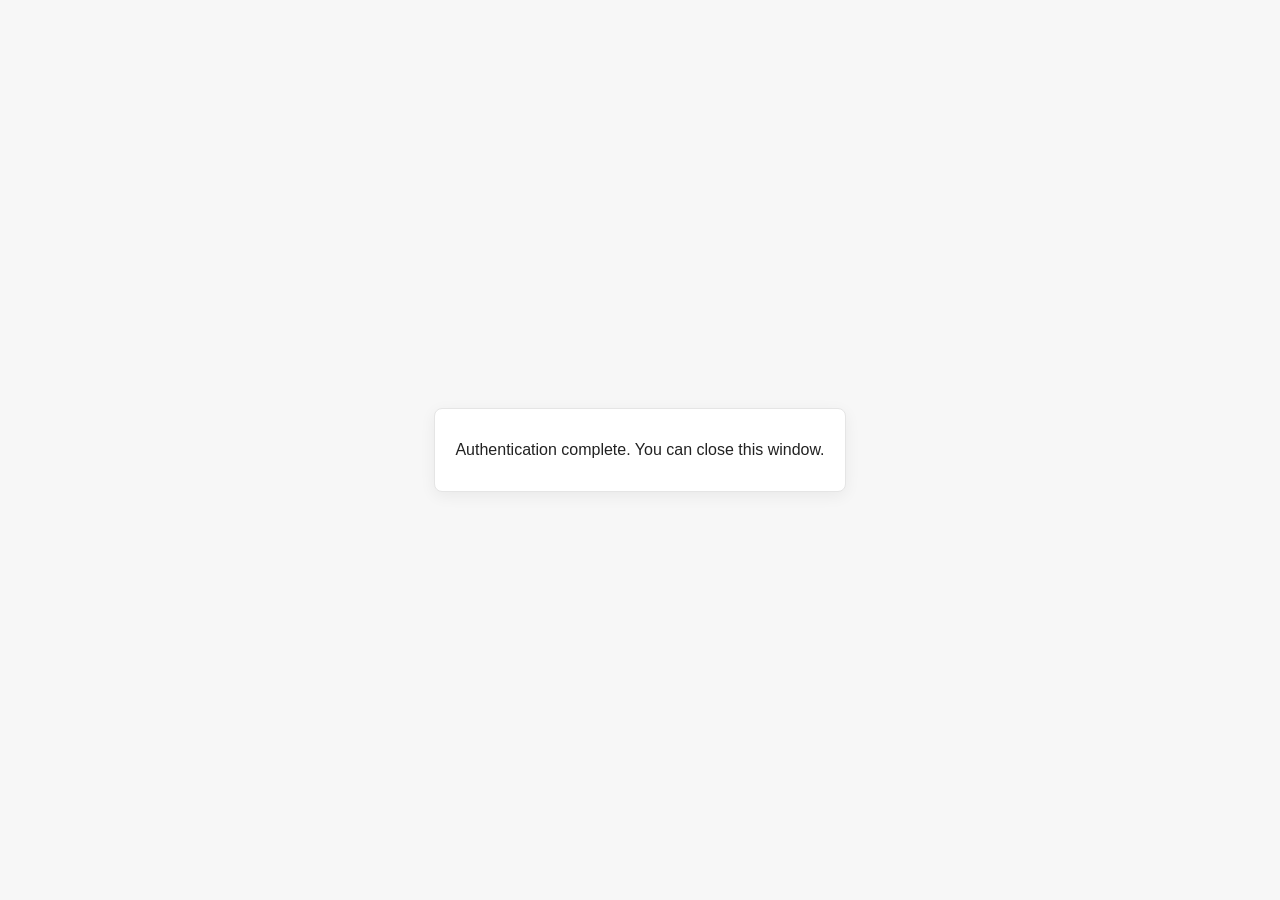
<file: auth-callback.html>
<!doctype html>
<html lang="en">

<head>
  <meta charset="UTF-8" />
  <meta name="viewport" content="width=device-width, initial-scale=1.0" />
  <title>Sign-in Complete</title>
  <style>
    body {
      margin: 0;
      font-family: Arial, sans-serif;
      display: grid;
      place-items: center;
      min-height: 100vh;
      color: #222;
      background: #f7f7f7;
    }

    .box {
      background: #fff;
      border: 1px solid #e5e5e5;
      border-radius: 8px;
      padding: 1rem 1.25rem;
      max-width: 420px;
      text-align: center;
      box-shadow: 0 4px 16px rgba(0, 0, 0, 0.06);
    }
  </style>
</head>

<body>
  <div class="box">
    <p>Authentication complete. You can close this window.</p>
  </div>
</body>

</html>
</file>
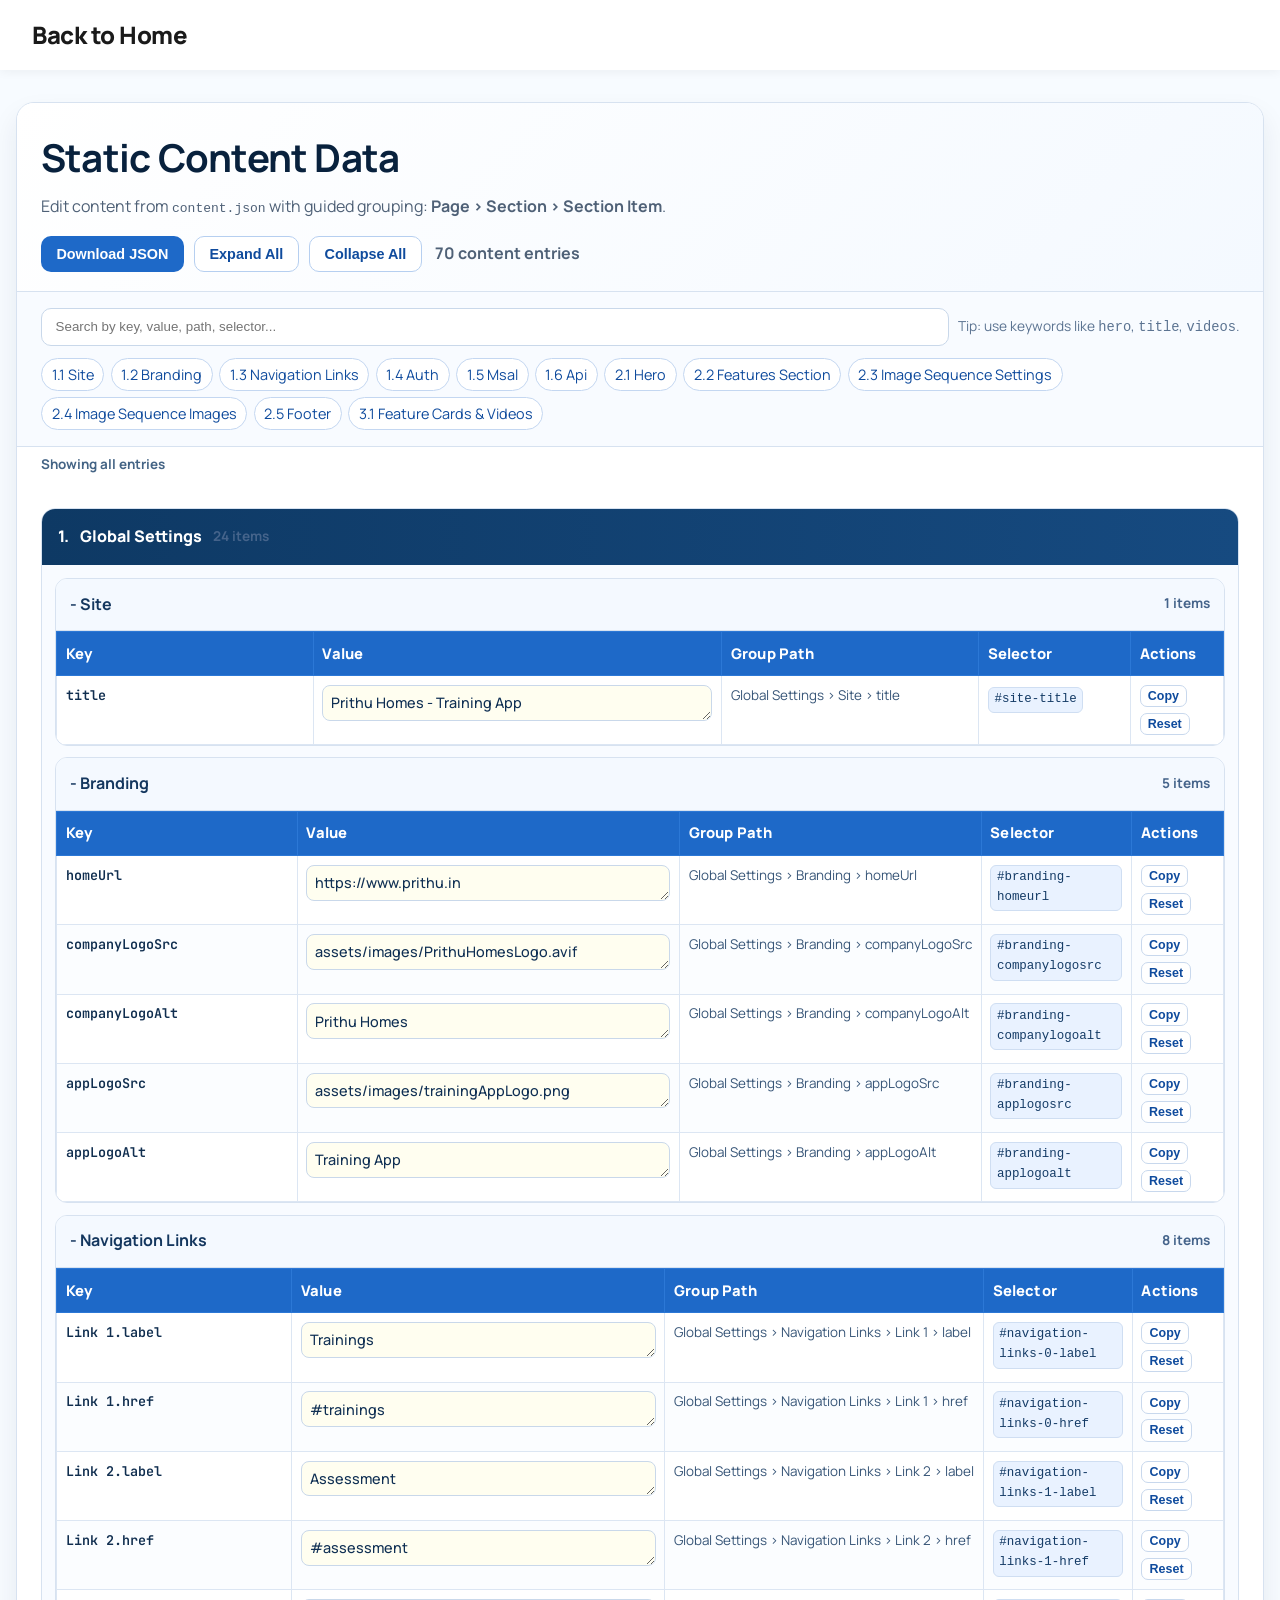
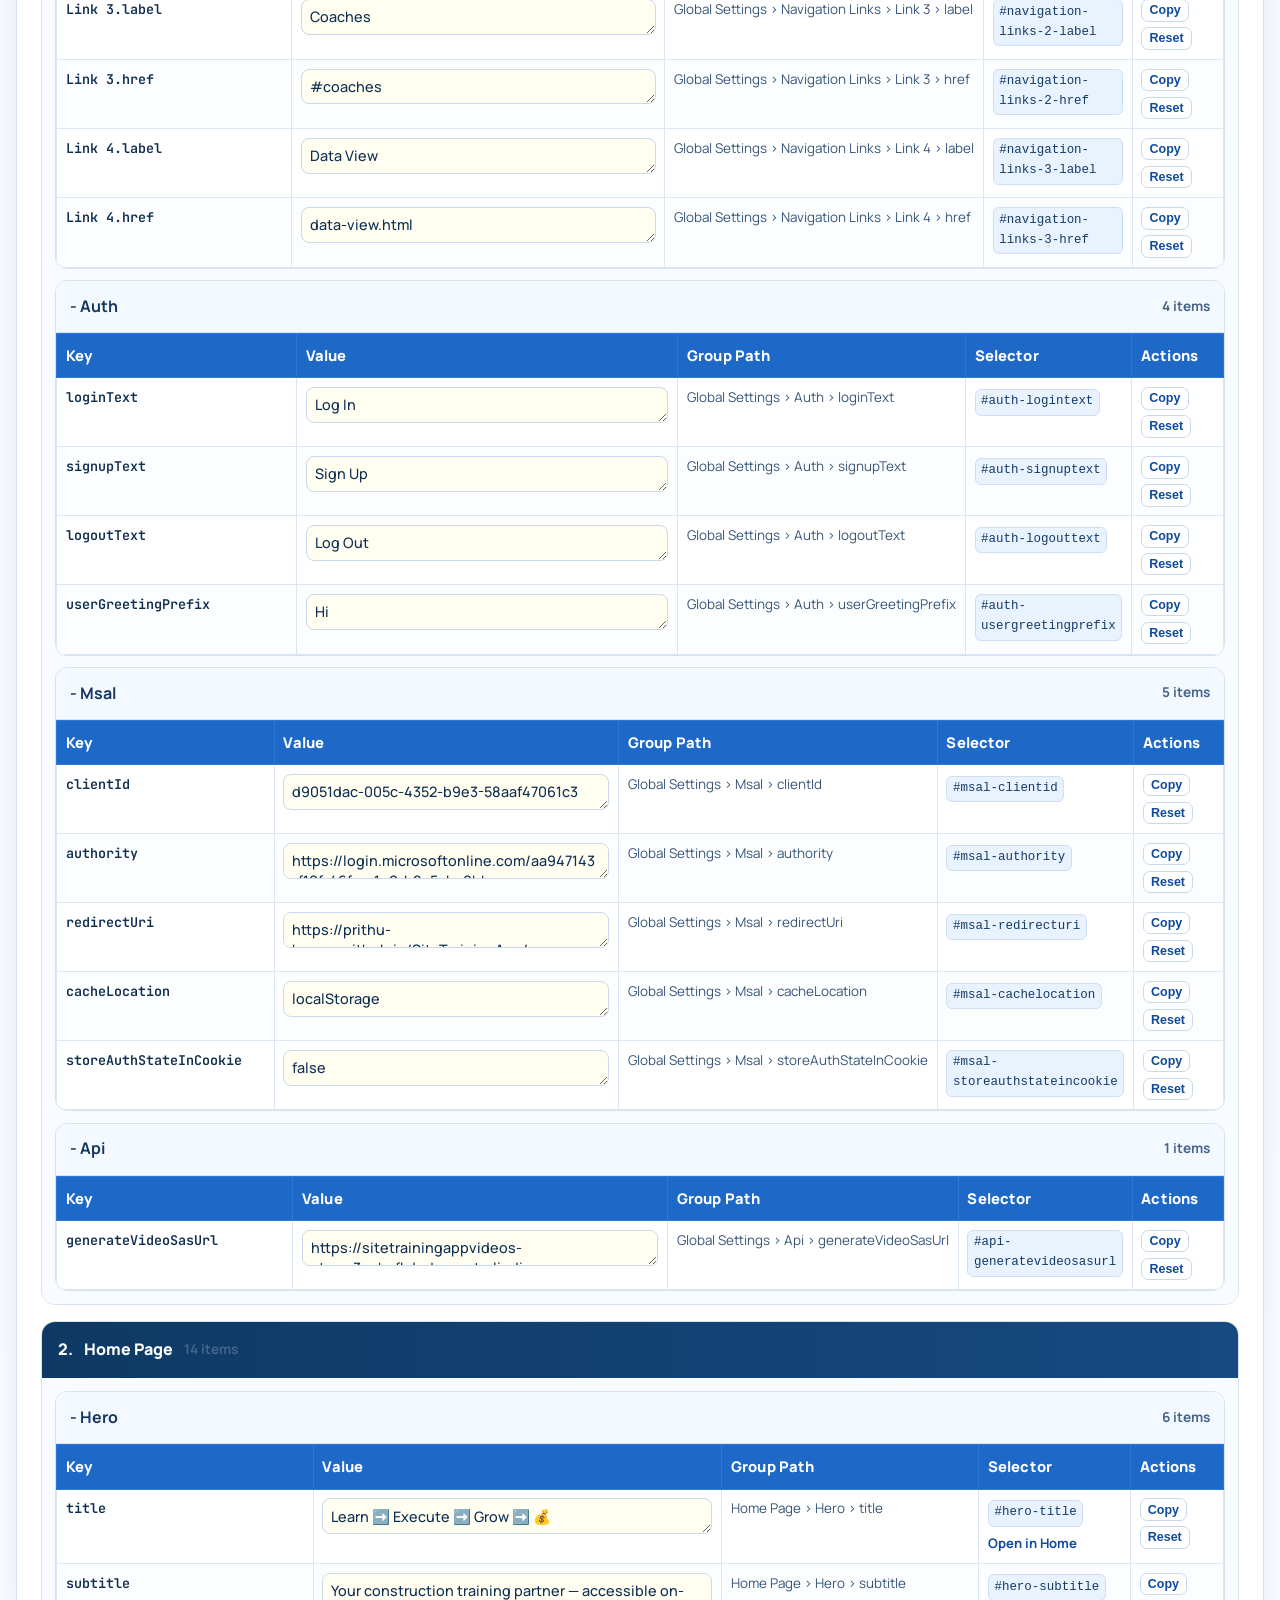
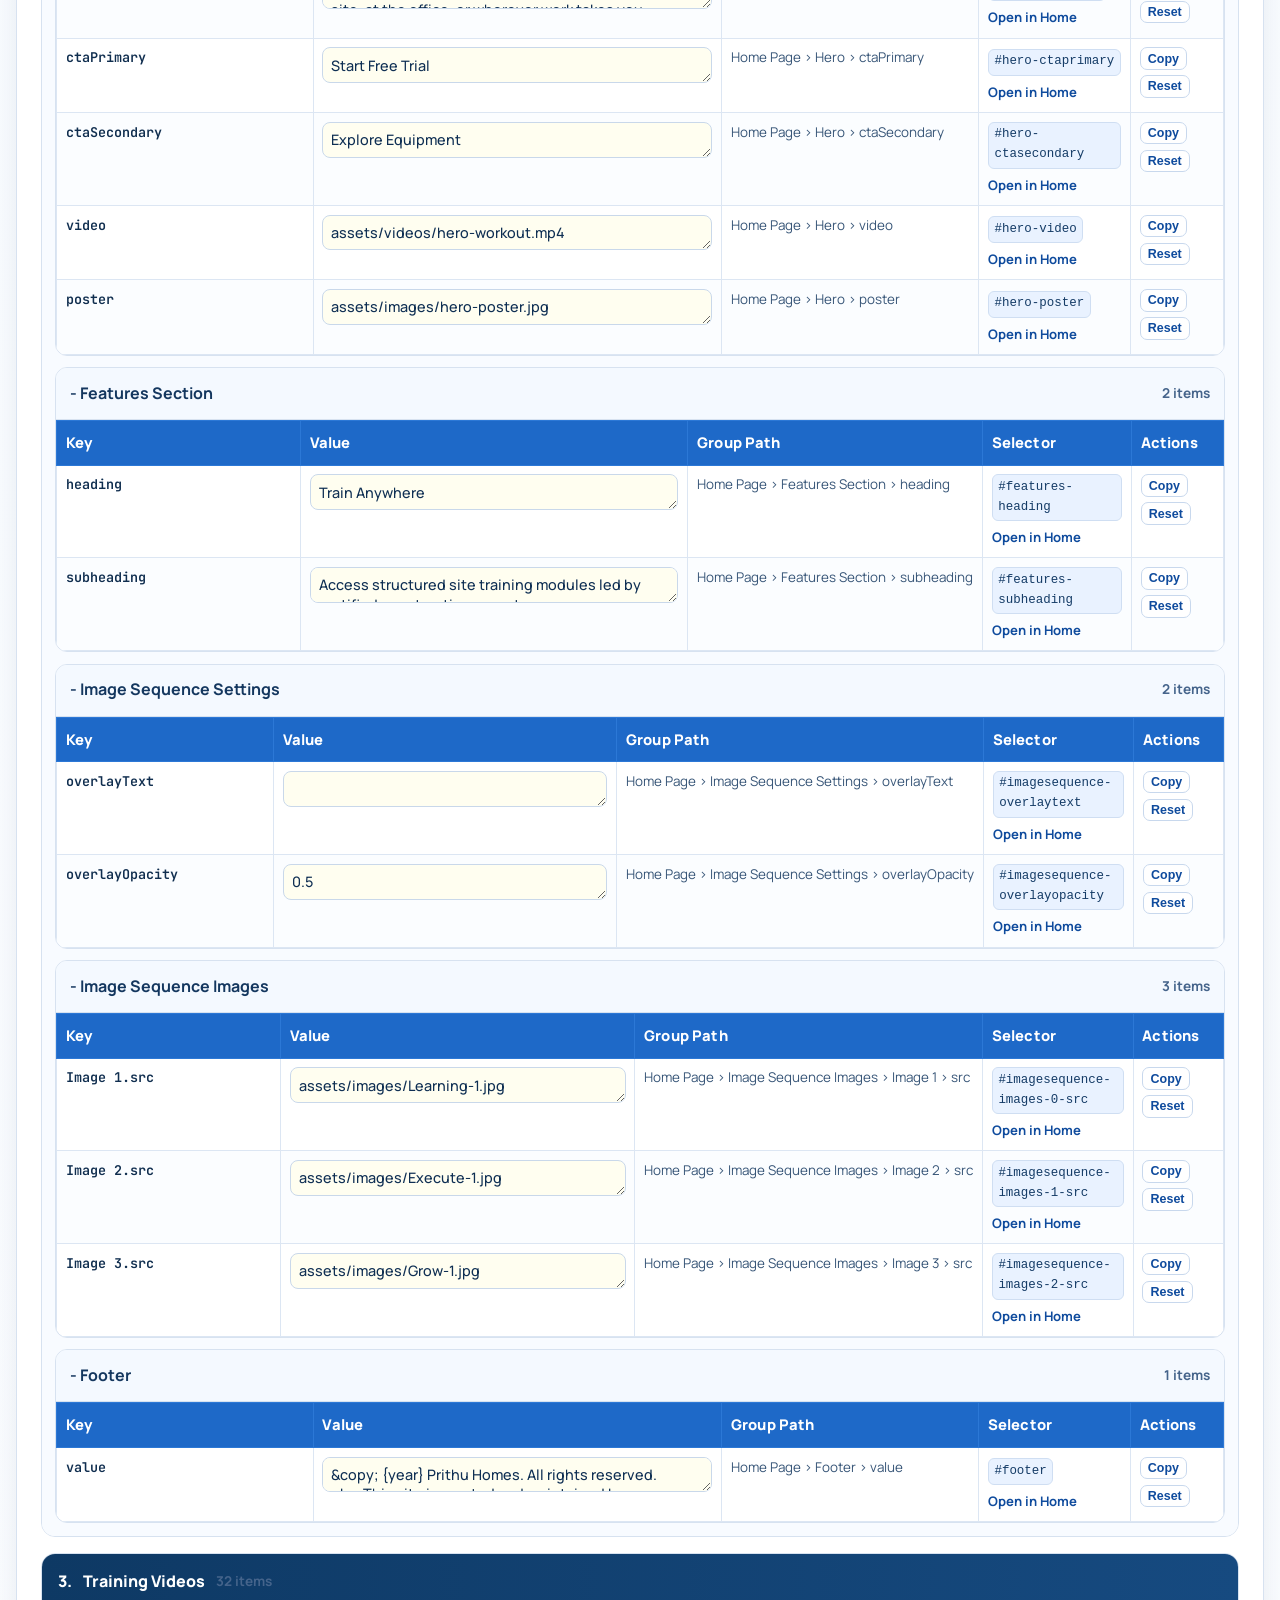
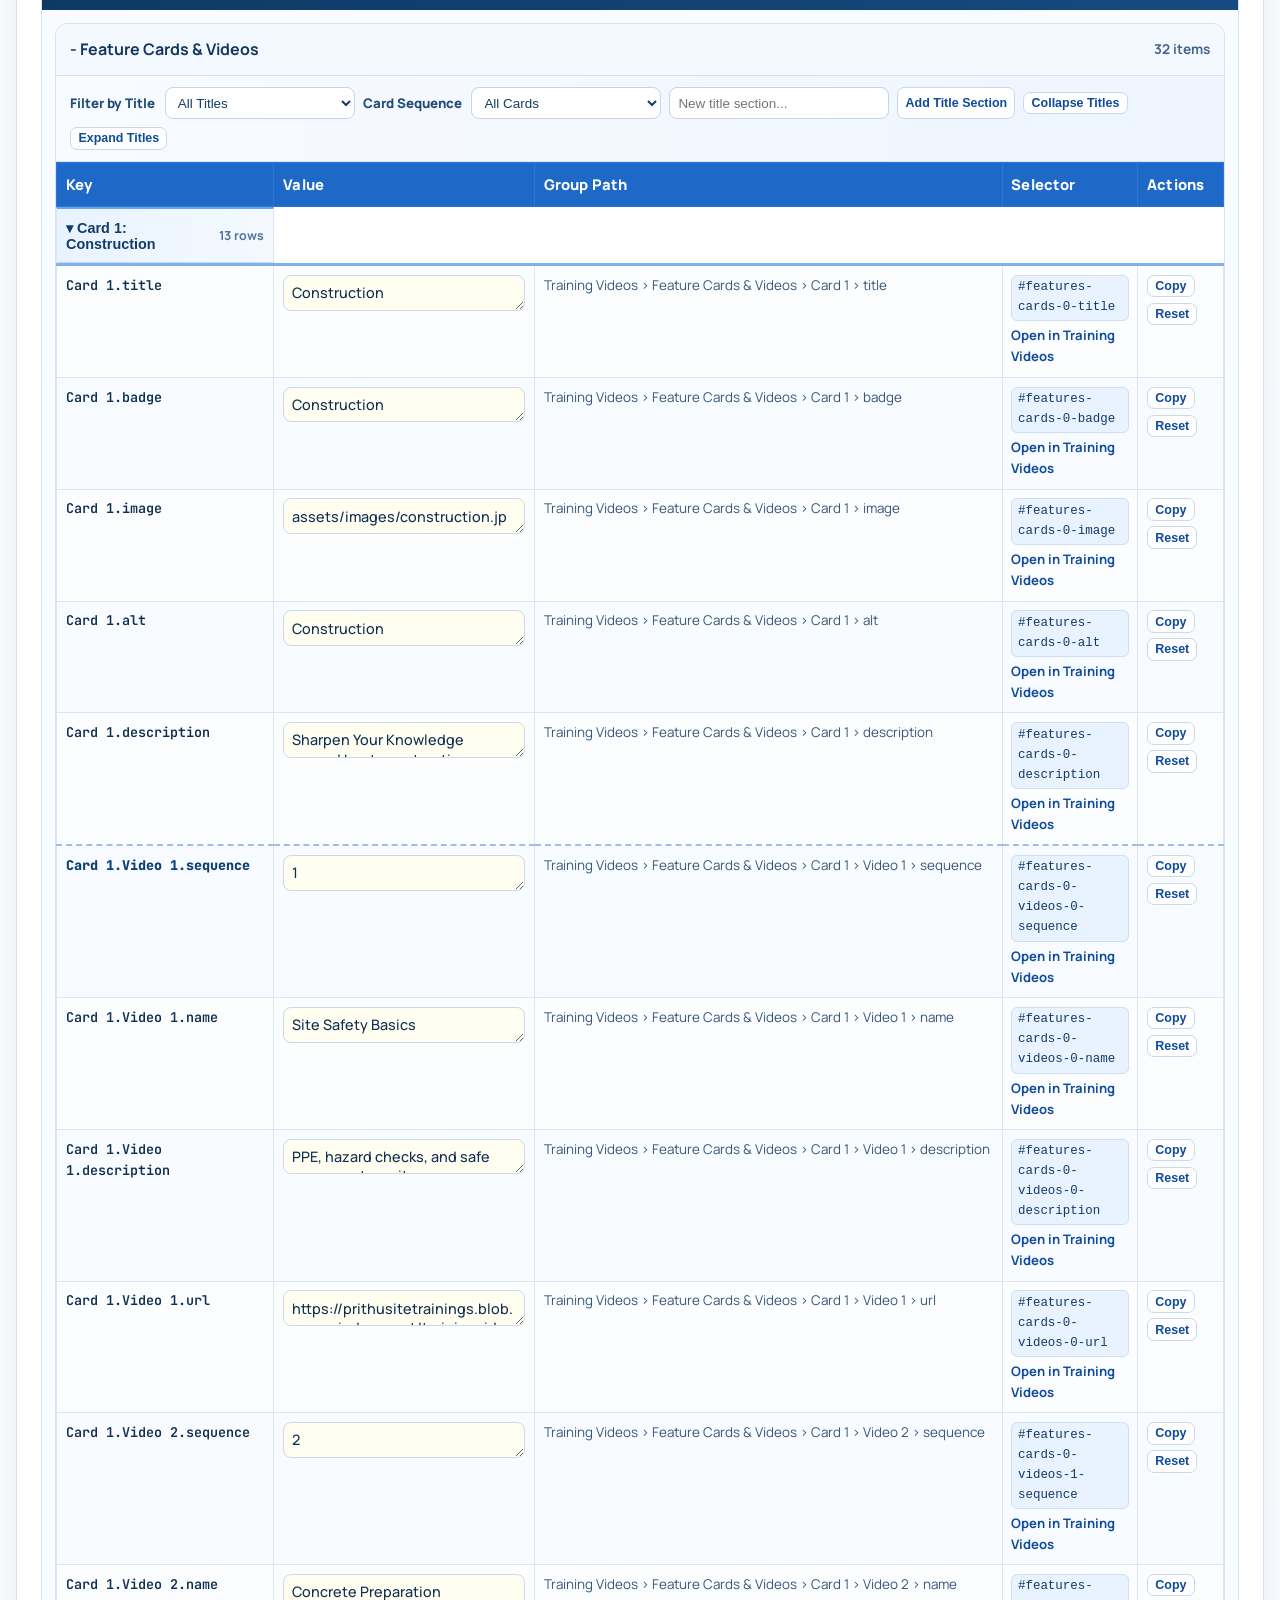
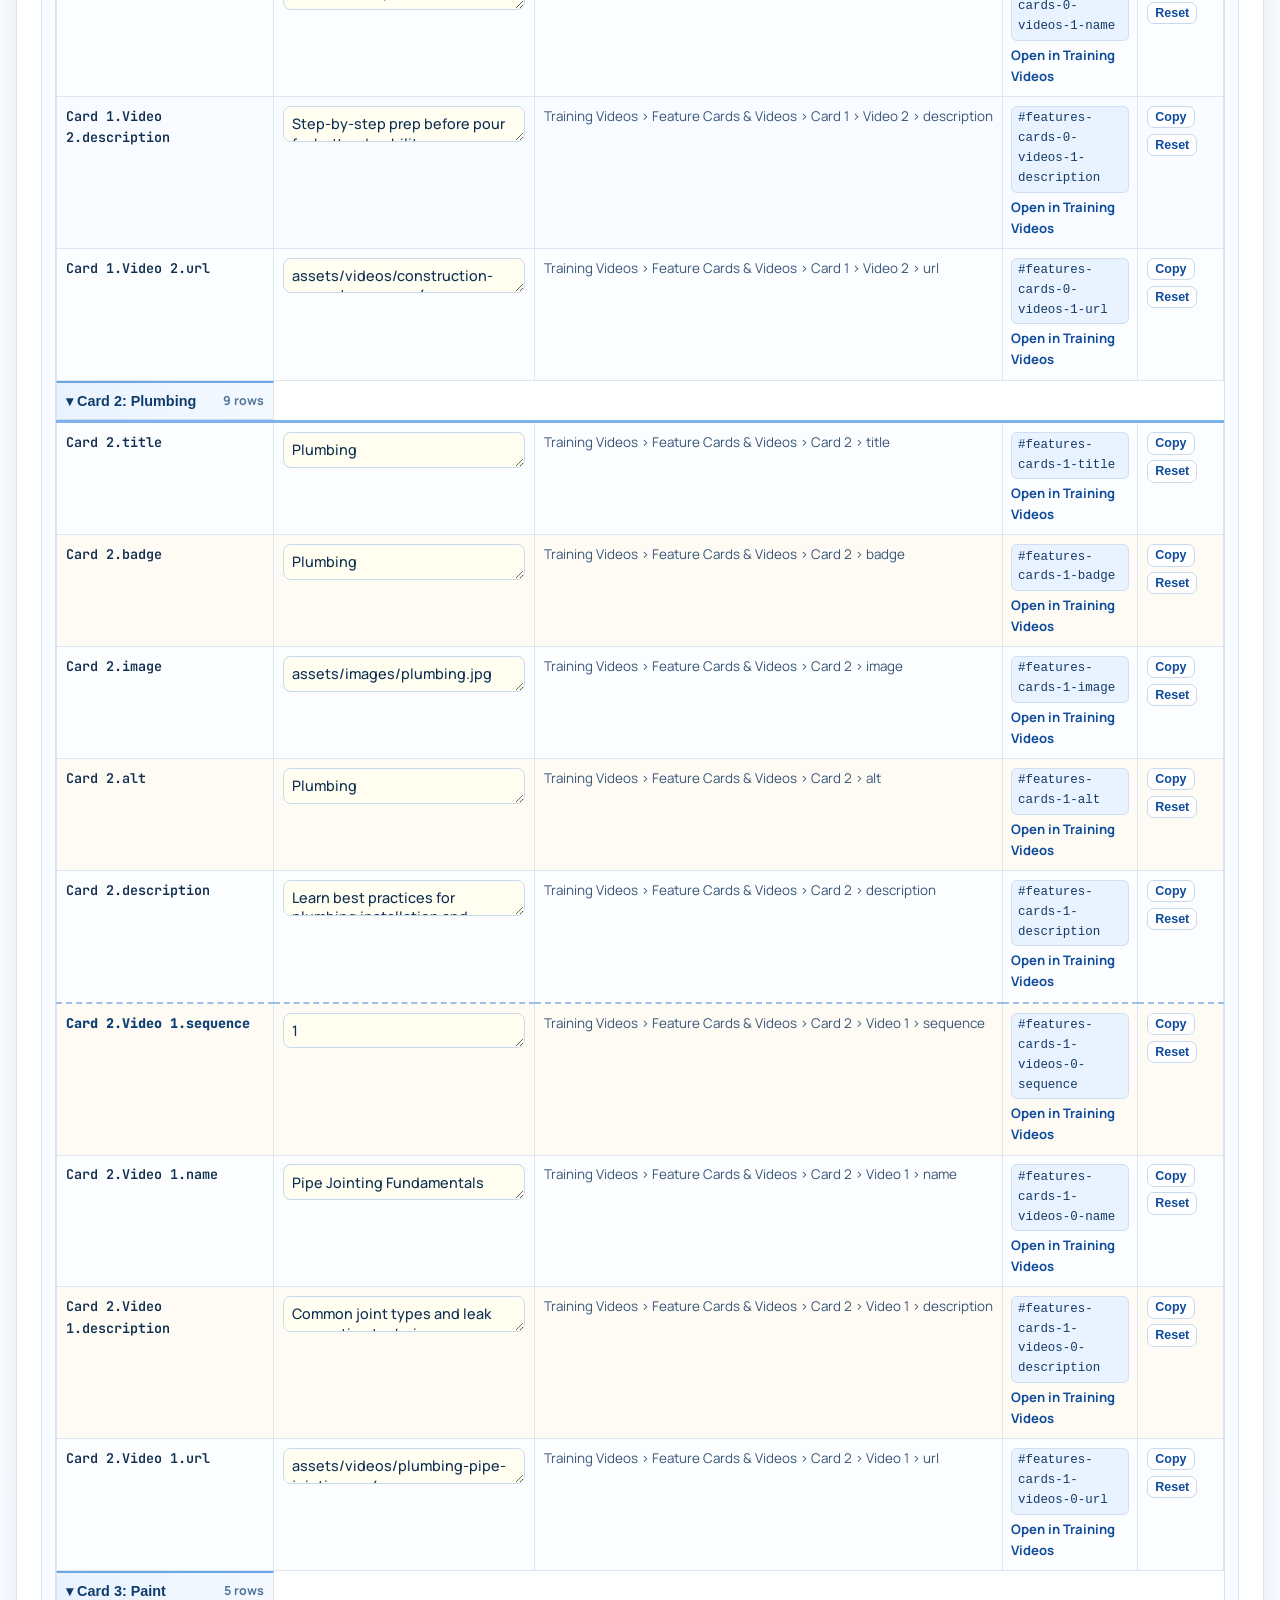
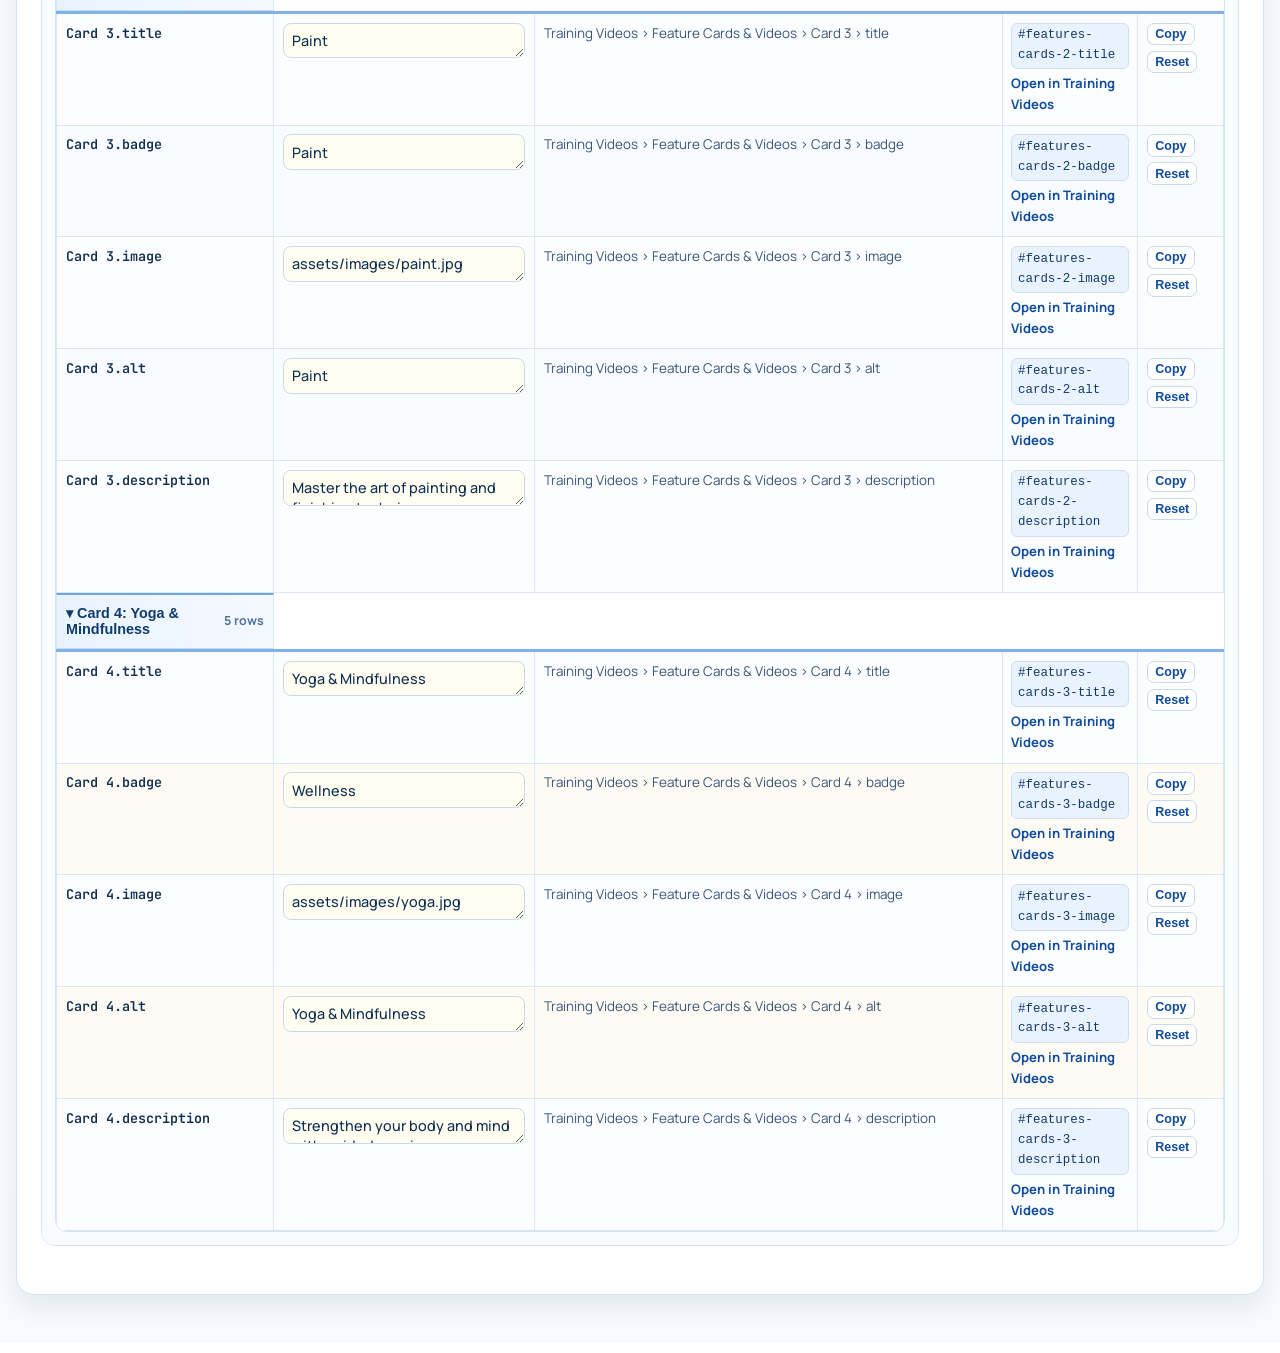
<file: data-view.html>
<!doctype html>
<html lang="en">

<head>
  <meta charset="UTF-8" />
  <meta name="viewport" content="width=device-width, initial-scale=1.0" />
  <title>Content Data View</title>
  <link rel="stylesheet" href="style.css" />
  <link rel="preconnect" href="https://fonts.googleapis.com" />
  <link rel="preconnect" href="https://fonts.gstatic.com" crossorigin />
  <link
    href="https://fonts.googleapis.com/css2?family=Manrope:wght@400;500;700;800&family=JetBrains+Mono:wght@400;600&display=swap"
    rel="stylesheet" />
  <style>
    :root {
      --dv-ink: #0d2a4b;
      --dv-muted: #4f6177;
      --dv-sky: #eef4fc;
      --dv-border: #d7e2f0;
      --dv-accent: #1e69c8;
      --dv-accent-strong: #0f4b9d;
      --dv-card: #ffffff;
      --dv-soft: #f8fbff;
      --dv-ok: #047857;
      --dv-warn: #b45309;
      --dv-shadow: 0 14px 28px rgba(11, 38, 69, 0.08);
    }

    * {
      box-sizing: border-box;
    }

    body {
      background:
        radial-gradient(circle at 15% 0%, #f7fbff 0, #f7fbff 24%, transparent 62%),
        linear-gradient(180deg, #ffffff 0%, #f7faff 100%);
      color: var(--dv-ink);
      font-family: "Manrope", sans-serif;
    }

    .container {
      max-width: 1320px;
      margin: 0 auto;
      padding: 0 1rem 3rem;
    }

    .data-shell {
      background: var(--dv-card);
      border: 1px solid var(--dv-border);
      border-radius: 18px;
      box-shadow: var(--dv-shadow);
      overflow: hidden;
    }

    .data-head {
      padding: 1.5rem 1.5rem 1.2rem;
      border-bottom: 1px solid var(--dv-border);
      background: linear-gradient(135deg, #ffffff 0%, #f4f9ff 100%);
    }

    .data-title {
      margin: 0;
      font-size: clamp(1.65rem, 3vw, 2.5rem);
      letter-spacing: -0.02em;
      color: #08213d;
    }

    .data-subtitle {
      margin-top: 0.35rem;
      color: var(--dv-muted);
    }

    .top-actions {
      display: flex;
      flex-wrap: wrap;
      align-items: center;
      gap: 0.65rem;
      margin-top: 1rem;
    }

    .btn {
      border-radius: 10px;
      font-weight: 700;
      border: 1px solid transparent;
      padding: 0.55rem 0.9rem;
      font-size: 0.9rem;
    }

    .btn-primary {
      background: var(--dv-accent);
    }

    .btn-primary:hover {
      background: var(--dv-accent-strong);
    }

    .btn-ghost {
      background: #fff;
      color: var(--dv-accent-strong);
      border-color: #b6cff0;
    }

    .entry-pill {
      margin-left: 0.2rem;
      color: var(--dv-muted);
      font-weight: 700;
      white-space: nowrap;
    }

    .utility-bar {
      padding: 1rem 1.5rem;
      background: var(--dv-soft);
      border-bottom: 1px solid var(--dv-border);
      display: grid;
      gap: 0.75rem;
    }

    .search-wrap {
      display: flex;
      gap: 0.6rem;
      flex-wrap: wrap;
      align-items: center;
    }

    #table-search {
      flex: 1;
      min-width: 260px;
      padding: 0.65rem 0.85rem;
      border: 1px solid #c9d8ea;
      border-radius: 10px;
      outline: none;
      background: #fff;
    }

    .jump-links {
      display: flex;
      flex-wrap: wrap;
      gap: 0.4rem;
      font-size: 0.9rem;
    }

    .jump-link {
      text-decoration: none;
      border: 1px solid #c4d7f1;
      color: var(--dv-accent-strong);
      padding: 0.25rem 0.6rem;
      border-radius: 999px;
      background: #fff;
      transition: all 0.16s ease;
    }

    .jump-link:hover {
      transform: translateY(-1px);
      border-color: var(--dv-accent);
      background: #f4f9ff;
    }

    .tables-wrap {
      padding: 1.2rem 1.5rem 2rem;
    }

    .page-group {
      border: 1px solid var(--dv-border);
      border-radius: 14px;
      overflow: hidden;
      background: #fff;
      margin-bottom: 1rem;
    }

    .page-group > summary,
    .section-group > summary {
      list-style: none;
      cursor: pointer;
      user-select: none;
    }

    .page-group > summary::-webkit-details-marker,
    .section-group > summary::-webkit-details-marker {
      display: none;
    }

    .page-group > summary {
      padding: 0.95rem 1rem;
      background: linear-gradient(90deg, #0e3964 0%, #164a80 100%);
      color: #fff;
      display: flex;
      gap: 0.7rem;
      align-items: center;
      font-weight: 800;
    }

    .page-sections {
      padding: 0.8rem;
      background: #f8fbff;
      display: grid;
      gap: 0.7rem;
    }

    .section-group {
      background: #fff;
      border: 1px solid var(--dv-border);
      border-radius: 12px;
      overflow: hidden;
    }

    .section-group > summary {
      padding: 0.8rem 0.9rem;
      background: #f4f9ff;
      border-bottom: 1px solid var(--dv-border);
      color: #14375f;
      display: flex;
      justify-content: space-between;
      align-items: center;
      gap: 0.65rem;
      font-weight: 700;
    }

    .summary-label {
      display: inline-flex;
      align-items: center;
      gap: 0.5rem;
    }

    .summary-meta {
      color: #45648b;
      font-size: 0.85rem;
      font-weight: 700;
      white-space: nowrap;
    }

    .table-scroll {
      overflow: auto;
    }

    .training-tools {
      display: flex;
      flex-wrap: wrap;
      align-items: center;
      gap: 0.5rem;
      padding: 0.7rem 0.9rem;
      border-bottom: 1px solid var(--dv-border);
      background: linear-gradient(90deg, #f8fbff 0%, #eef5ff 100%);
    }

    .training-tools-label {
      font-size: 0.83rem;
      font-weight: 800;
      color: #214c7a;
      margin-right: 0.1rem;
    }

    .training-tools-select,
    .training-tools-input {
      border: 1px solid #c2d5ed;
      border-radius: 8px;
      padding: 0.35rem 0.5rem;
      background: #fff;
      color: #163d65;
      font-size: 0.84rem;
      min-height: 2rem;
    }

    .training-tools-select {
      min-width: 190px;
    }

    .training-tools-input {
      min-width: 220px;
    }

    .training-tools-add {
      min-height: 2rem;
      padding: 0.25rem 0.6rem;
    }

    table {
      width: 100%;
      border-collapse: collapse;
      min-width: 860px;
      font-size: 0.92rem;
    }

    th {
      background: var(--dv-accent);
      color: #fff;
      text-align: left;
      padding: 0.62rem 0.55rem;
      border: 1px solid #2c78d6;
      font-weight: 800;
      letter-spacing: 0.01em;
    }

    td {
      border: 1px solid #dce6f3;
      padding: 0.55rem;
      vertical-align: top;
      color: #102e4f;
    }

    tbody tr:nth-child(even) td {
      background: #fbfdff;
    }

    tr.card-start-row td {
      border-top: 3px solid #7fb2ea;
    }

    tr.video-start-row td {
      border-top: 2px dashed #9fbfe6;
    }

    tr.video-start-row .key-cell {
      font-weight: 800;
      color: #0d3f73;
    }

    tr.card-swatch-even td {
      background: #f8fbff;
    }

    tr.card-swatch-odd td {
      background: #fefbf5;
    }

    tr.card-swatch-even:nth-child(even) td,
    tr.card-swatch-odd:nth-child(even) td {
      filter: saturate(0.985);
    }

    tr.card-group-header-row td {
      background: linear-gradient(90deg, #e9f3ff 0%, #f4f9ff 100%);
      border-top: 2px solid #6da6e5;
      border-bottom: 1px solid #c7dbf3;
      padding: 0.45rem 0.55rem;
    }

    .card-group-header-cell {
      display: flex;
      align-items: center;
      justify-content: space-between;
      gap: 0.65rem;
    }

    .card-group-toggle {
      border: none;
      background: transparent;
      color: #0f3c6b;
      font-weight: 700;
      font-size: 0.9rem;
      cursor: pointer;
      text-align: left;
      padding: 0.2rem 0;
    }

    .card-group-meta {
      color: #51739a;
      font-size: 0.78rem;
      font-weight: 700;
      white-space: nowrap;
    }

    .key-cell {
      font-family: "JetBrains Mono", monospace;
      font-size: 0.84rem;
      font-weight: 600;
      word-break: break-word;
    }

    .value-input {
      width: 100%;
      min-height: 2.1rem;
      resize: vertical;
      border: 1px solid #c9d8ea;
      border-radius: 8px;
      padding: 0.45rem 0.5rem;
      font: 500 0.9rem/1.35 "Manrope", sans-serif;
      color: #0f2f53;
      background: #fffef0;
      outline: none;
    }

    .value-input:focus {
      border-color: var(--dv-accent);
      box-shadow: 0 0 0 3px rgba(30, 105, 200, 0.14);
    }

    .path-cell {
      color: #385678;
      font-size: 0.84rem;
      white-space: nowrap;
    }

    .selector-cell code {
      display: inline-block;
      font-size: 0.78rem;
      color: #143b66;
      background: #e9f2ff;
      border: 1px solid #cfdef2;
      border-radius: 6px;
      padding: 0.15rem 0.35rem;
      margin-bottom: 0.25rem;
    }

    .selector-link {
      display: inline-block;
      color: var(--dv-accent-strong);
      text-decoration: none;
      font-weight: 700;
      font-size: 0.82rem;
    }

    .selector-link:hover {
      text-decoration: underline;
    }

    .action-cell {
      display: flex;
      gap: 0.35rem;
      flex-wrap: wrap;
    }

    .mini-btn {
      border: 1px solid #c8d8ed;
      background: #fff;
      color: #0f4b9d;
      border-radius: 7px;
      padding: 0.2rem 0.45rem;
      font-size: 0.78rem;
      font-weight: 700;
      cursor: pointer;
    }

    .mini-btn:hover {
      background: #f1f7ff;
      border-color: #9fc0e8;
    }

    .status-line {
      padding: 0.45rem 1.5rem 0.8rem;
      color: #446485;
      font-size: 0.84rem;
      font-weight: 700;
    }

    .data-note {
      color: #5b7391;
      font-size: 0.86rem;
    }

    .hidden-row {
      display: none !important;
    }

    @media (max-width: 768px) {
      .data-head,
      .utility-bar,
      .tables-wrap {
        padding-left: 0.85rem;
        padding-right: 0.85rem;
      }

      .top-actions {
        gap: 0.45rem;
      }

      .btn {
        font-size: 0.85rem;
      }

      #table-search {
        min-width: 100%;
      }

      .training-tools-select,
      .training-tools-input {
        min-width: 100%;
      }
    }
  </style>
</head>

<body>
  <!-- Navigation Placeholder -->
  <nav class="navbar" style="position: relative; margin-bottom: 2rem">
    <div class="nav-container">
      <a href="index.html" class="logo">Back to Home</a>
    </div>
  </nav>

  <div class="container">
    <div class="data-shell">
      <div class="data-head">
        <h1 class="data-title">Static Content Data</h1>
        <p class="data-subtitle">
          Edit content from <code>content.json</code> with guided grouping:
          <strong>Page &gt; Section &gt; Section Item</strong>.
        </p>
        <div class="top-actions">
          <button id="download-json-btn" class="btn btn-primary">Download JSON</button>
          <button id="expand-all-btn" class="btn btn-ghost">Expand All</button>
          <button id="collapse-all-btn" class="btn btn-ghost">Collapse All</button>
          <span id="entry-count" class="entry-pill">0 content entries</span>
        </div>
      </div>

      <div class="utility-bar">
        <div class="search-wrap">
          <input id="table-search" type="search" placeholder="Search by key, value, path, selector..." />
          <span class="data-note">Tip: use keywords like <code>hero</code>, <code>title</code>, <code>videos</code>.</span>
        </div>
        <div id="section-jump-links" class="jump-links"></div>
      </div>

      <div class="status-line" id="filter-status">Showing all entries</div>

      <div id="tables-container" class="tables-wrap">
        <!-- Grouped data will be injected here by table-renderer.js -->
      </div>
    </div>
  </div>

  <!-- Scripts -->
  <script src="content.js"></script>
  <script src="table-renderer.js"></script>
</body>

</html>
</file>
<file: style.css>
:root {
    --primary: #0069d9;
    --primary-hover: #0056b3;
    --dark: #1a1a1a;
    --light: #ffffff;
    --gray: #f4f4f4;
    --text-muted: #666;
    --font-main: 'Inter', sans-serif;
}

* {
    margin: 0;
    padding: 0;
    box-sizing: border-box;
}

body {
    font-family: var(--font-main);
    color: var(--dark);
    line-height: 1.6;
    background-color: var(--light);
}

/* Navigation */
.navbar {
    position: fixed;
    top: 0;
    width: 100%;
    background: rgba(255, 255, 255, 0.95);
    backdrop-filter: blur(10px);
    z-index: 1000;
    box-shadow: 0 2px 10px rgba(0,0,0,0.05);
    transition: padding 0.3s ease;
}

.nav-container {
    max-width: 1400px;
    margin: 0 auto;
    padding: 1rem 2rem;
    display: flex;
    justify-content: space-between;
    align-items: center;
    position: relative;
}

.logo {
    display: flex;
    align-items: center;
    gap: 0.5rem;
    font-size: 1.5rem;
    font-weight: 800;
    text-decoration: none;
    color: var(--dark);
    letter-spacing: -0.5px;
}

.logo img {
    height: 40px;
    width: auto;
}

.highlight { color: var(--primary); }

.nav-links {
    display: flex;
    gap: 2rem;
}

.nav-links a {
    text-decoration: none;
    color: var(--dark);
    font-weight: 500;
    font-size: 0.95rem;
    transition: color 0.2s;
}

.nav-links a:hover { color: var(--primary); }

.nav-auth {
    display: flex;
    align-items: center;
    gap: 1.5rem;
}

.btn {
    padding: 0.6rem 1.2rem;
    border-radius: 4px;
    font-weight: 600;
    cursor: pointer;
    border: none;
    transition: all 0.2s;
    text-decoration: none;
    font-size: 0.9rem;
}

.btn-text {
    text-decoration: none;
    color: var(--dark);
    font-weight: 600;
    font-size: 0.9rem;
}

.btn-primary {
    background: var(--primary);
    color: white;
}

.btn-primary:hover { background: var(--primary-hover); }

.btn-outline {
    background: transparent;
    border: 2px solid white;
    color: white;
}

.btn-outline:hover { background: white; color: var(--dark); }

.hidden { display: none !important; }

.hamburger { display: none; }

/* Hero */
.hero {
    position: relative;
    height: 82vh;
    min-height: 560px;
    display: flex;
    align-items: center;
    justify-content: center;
    text-align: center;
    color: white;
    padding: 0 1rem;
}

.video-container {
    position: absolute;
    top: 0;
    left: 0;
    width: 100%;
    height: 100%;
    z-index: -1;
    overflow: hidden;
}

.video-bg {
    width: 100%;
    height: 100%;
    object-fit: cover;
}

.overlay {
    position: absolute;
    top: 0;
    left: 0;
    width: 100%;
    height: 100%;
    background: rgba(0, 0, 0, 0.4);
}

.hero-content h1 {
    font-size: 3.5rem;
    font-weight: 800;
    margin-bottom: 1rem;
    text-transform: uppercase;
    letter-spacing: 1px;
}

.hero-content p {
    font-size: 1.2rem;
    margin-bottom: 2rem;
    max-width: 600px;
    margin-left: auto;
    margin-right: auto;
}

.cta-buttons {
    display: flex;
    gap: 1rem;
    justify-content: center;
}

/* Features */
.features {
    padding: 5rem 2rem;
    background: var(--gray);
}

.container {
    max-width: 1200px;
    margin: 0 auto;
}

.section-header {
    text-align: center;
    margin-bottom: 3rem;
}

.section-header h2 {
    font-size: 2.5rem;
    margin-bottom: 0.5rem;
}

.feature-grid {
    display: grid;
    grid-template-columns: repeat(auto-fit, minmax(300px, 1fr));
    gap: 2rem;
}

.card-link {
    display: block;
    color: inherit;
    text-decoration: none;
}

.card-link:focus-visible {
    outline: 2px solid var(--primary);
    outline-offset: 3px;
    border-radius: 10px;
}

.card {
    background: white;
    border-radius: 8px;
    overflow: hidden;
    box-shadow: 0 4px 20px rgba(0,0,0,0.05);
    transition: transform 0.3s ease;
}

.card:hover { transform: translateY(-5px); }

.card-image {
    height: 220px;
    background: #ddd;
    position: relative;
}

.card-image img {
    width: 100%;
    height: 100%;
    object-fit: cover;
}

.card-badge {
    position: absolute;
    top: 1rem;
    left: 1rem;
    background: rgba(0,0,0,0.7);
    color: white;
    padding: 0.25rem 0.75rem;
    border-radius: 20px;
    font-size: 0.8rem;
    font-weight: 600;
    text-transform: uppercase;
}

.card-body { padding: 1.5rem; }
.card-body h3 { margin-bottom: 0.5rem; }
.card-body p { color: var(--text-muted); font-size: 0.95rem; }

/* Footer */
footer {
    background: var(--dark);
    color: white;
    padding: 2rem;
    text-align: right;
}

footer a {
    color: #7ec8ff;
}

footer a:visited {
    color: #7ec8ff;
}

footer a:hover {
    color: #a8dcff;
}

/* Mobile */
@media (max-width: 768px) {
    .nav-links, .nav-auth { display: none; }
    .hamburger { display: block; cursor: pointer; }
    .hamburger span {
        display: block;
        width: 25px;
        height: 3px;
        background: var(--dark);
        margin: 5px 0;
    }
    .navbar.mobile-open .nav-container {
        align-items: flex-start;
        flex-wrap: wrap;
    }
    .navbar.mobile-open .nav-links {
        display: flex;
        width: 100%;
        margin-top: 0.75rem;
        flex-direction: column;
        gap: 0.75rem;
        background: #fff;
        border: 1px solid #e5e5e5;
        border-radius: 10px;
        padding: 1rem;
        box-shadow: 0 8px 24px rgba(0,0,0,0.12);
        z-index: 1100;
    }
    .navbar.mobile-open .nav-auth {
        display: flex;
        width: 100%;
        margin-top: 0.6rem;
        background: #fff;
        border: 1px solid #e5e5e5;
        border-radius: 10px;
        padding: 0.9rem 1rem;
        box-shadow: 0 8px 24px rgba(0,0,0,0.12);
        z-index: 1100;
        justify-content: flex-start;
    }
    .navbar.mobile-open .nav-auth #guest-area,
    .navbar.mobile-open .nav-auth #user-area {
        width: 100%;
        justify-content: space-between;
    }
    .hero-content h1 { font-size: 2.2rem; }
    .cta-buttons { flex-direction: column; }
    .btn-outline { border-color: var(--primary); color: var(--primary); background: white; }
}
</file>
